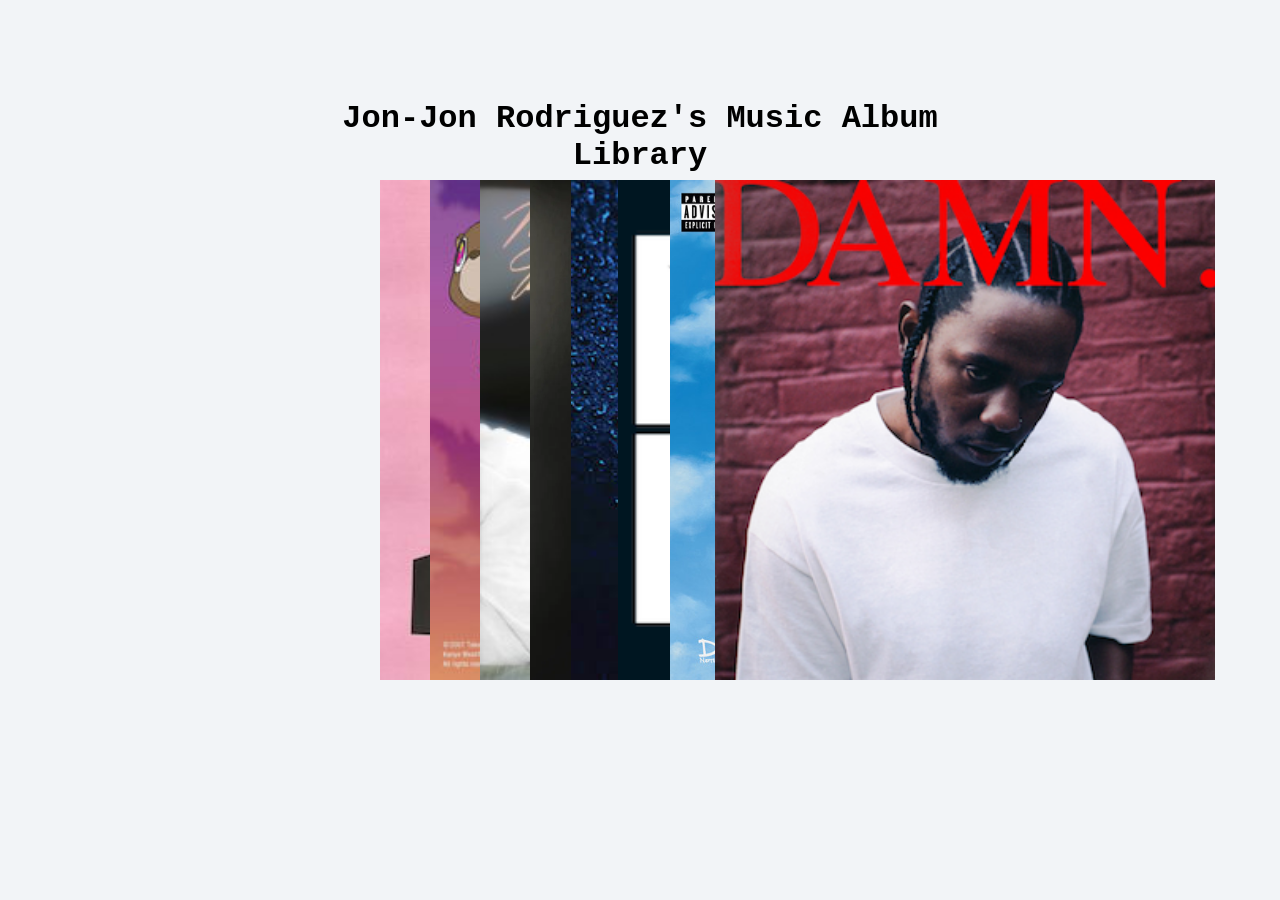
<file: index.html>
<!DOCTYPE html>
<html lang="en">
<head>
    <meta charset="UTF-8">
    <meta name="viewport" content="width=device-width, initial-scale=1.0">
    <title>Sliding Rectangle</title>
    <link rel="stylesheet" href="css/style.css">

</head>
<body>

    <h1 style="font-family:'Courier New', Courier, monospace; text-align: center; bottom: 10px; ">Jon-Jon Rodriguez's Music Album Library</h1>

<a href="Tyler.html" class="hover-zone">
    <div class="hover-trigger"></div>
    <div class="rectangle"></div>
</a>
<a href="Kanye.html" class="hover-zone2">
    <div class="hover-trigger2"></div>
    <div class="rectangle2"></div>
</a>
<a href="Michael.html" class="hover-zone3">
    <div class="hover-trigger3"></div>
    <div class="rectangle3"></div>
</a>
<a href="Post.html" class="hover-zone4">
    <div class="hover-trigger4"></div>
    <div class="rectangle4"></div>
</a>
<a href="Gambino.html" class="hover-zone5">
    <div class="hover-trigger5"></div>
    <div class="rectangle5"></div>
</a>
<a href="Gorillaz.html" class="hover-zone6">
    <div class="hover-trigger6"></div>
    <div class="rectangle6"></div>
</a>
<a href="Drake.html" class="hover-zone7">
    <div class="hover-trigger7"></div>
    <div class="rectangle7"></div>
</a>
<a href="Kendrick.html" class="hover-zone8">
    <div class="hover-trigger8"></div>
    <div class="rectangle8"></div>
</a>
</body>
</html>
</file>
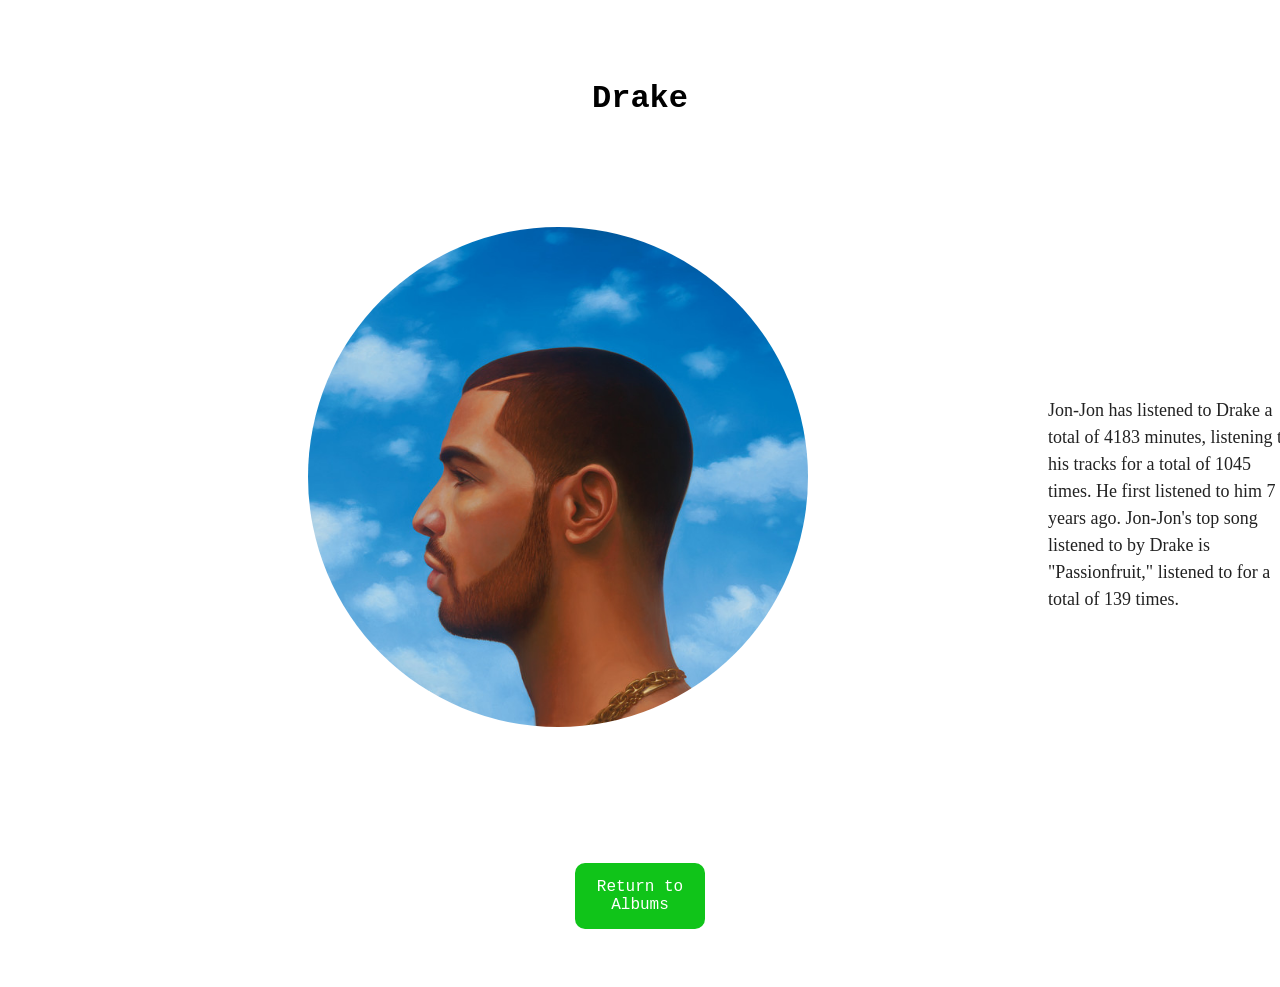
<file: Drake.html>
<!DOCTYPE html>
<html lang="en">
<head>
    <meta charset="UTF-8">
    <meta name="viewport" content="width=device-width, initial-scale=1.0">
    <title>Drake</title>
    <link rel="stylesheet" href="css/style2.css">
</head>
<body>
        <header>
        <h1 class="title">Drake</h1>
        </header>
        <main>
        <div class="slide-container">
            <div class="square7"></div>
                <p style=" margin: 200px -100px; position: static; width: 250px; color: #222; font-size: 18px; line-height: 1.5;">
        Jon-Jon has listened to Drake a total of
        4183 minutes, listening to his tracks for
        a total of 1045 times. He first listened
        to him 7 years ago. Jon-Jon's top song listened
        to by Drake is "Passionfruit," listened to
        for a total of 139 times.
        </p>
        </div>
            <div class="button-div">
            <a href="index.html" class="button">Return to Albums</a>
        </div>
        </main>
</body>
</html>
</file>
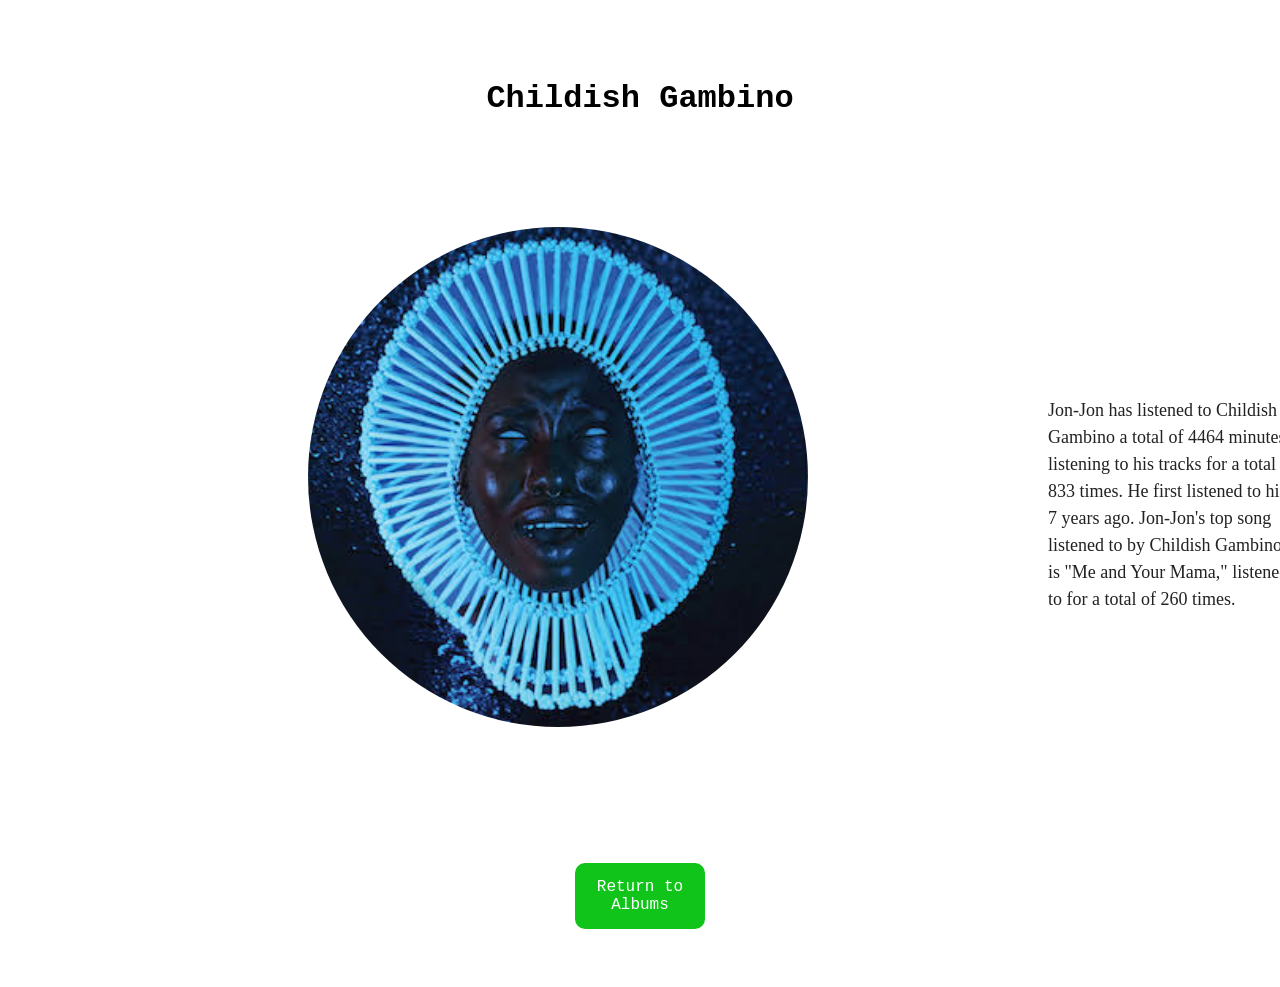
<file: Gambino.html>
<!DOCTYPE html>
<html lang="en">
<head>
    <meta charset="UTF-8">
    <meta name="viewport" content="width=device-width, initial-scale=1.0">
    <title>Outkast</title>
    <link rel="stylesheet" href="css/style2.css">
</head>
<body>
        <header>
        <h1 class="title">Childish Gambino</h1>
        </header>
        <main>
        <div class="slide-container">
            <div class="square5"></div>
                <p style=" margin: 200px -100px; position: static; width: 250px; color: #222; font-size: 18px; line-height: 1.5;">
        Jon-Jon has listened to Childish Gambino
        a total of 4464 minutes, listening to his
        tracks for a total of 833 times. He first
        listened to him 7 years ago. Jon-Jon's top
        song listened to by Childish Gambino is "Me
        and Your Mama," listened to for a total of
        260 times.
        </p>
        </div>
            <div class="button-div">
            <a href="index.html" class="button">Return to Albums</a>
        </div>
        </main>
</body>
</html>
</file>
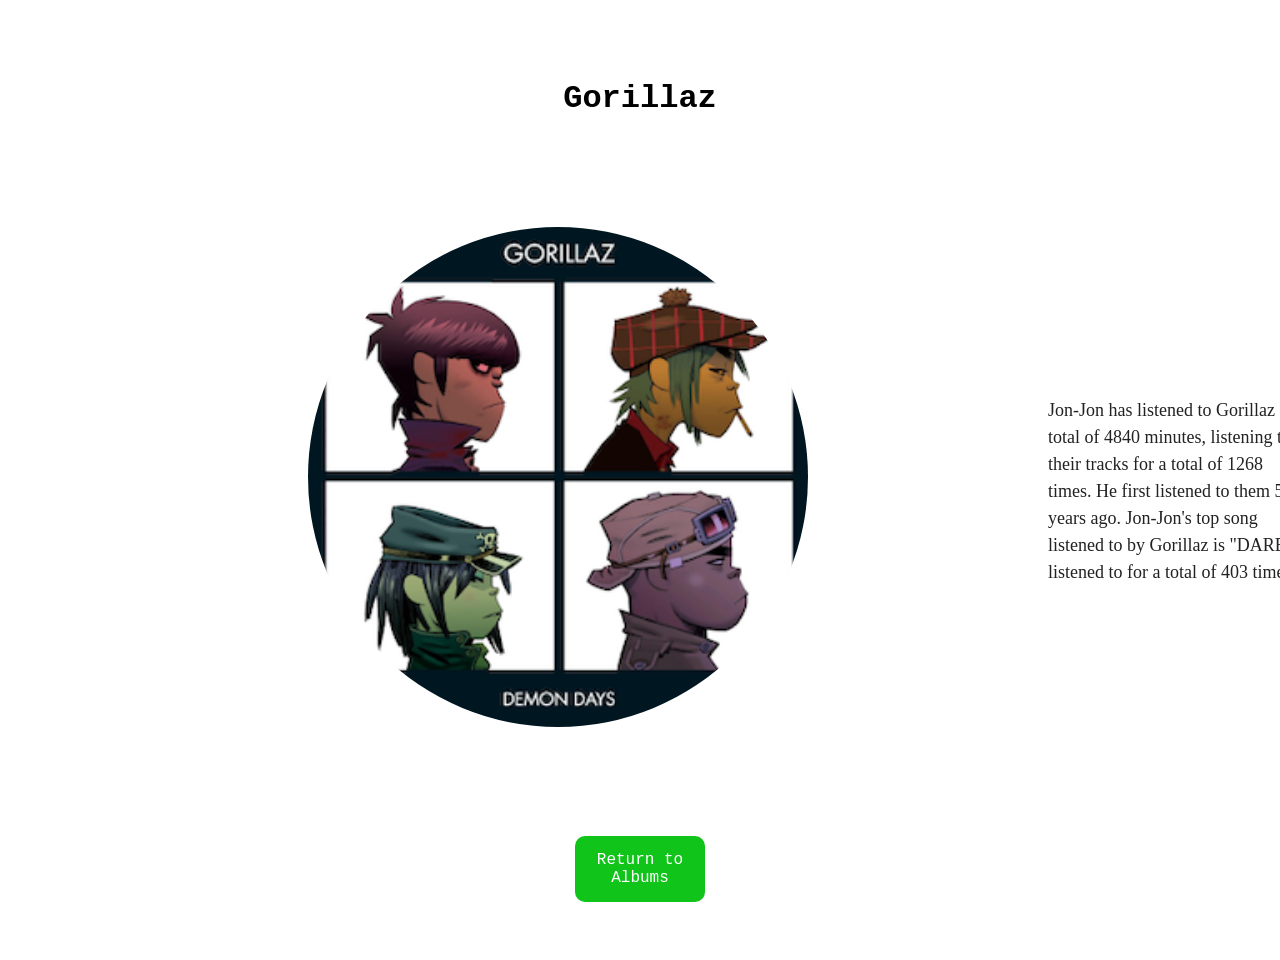
<file: Gorillaz.html>
<!DOCTYPE html>
<html lang="en">
<head>
    <meta charset="UTF-8">
    <meta name="viewport" content="width=device-width, initial-scale=1.0">
    <title>Gorillaz</title>
    <link rel="stylesheet" href="css/style2.css">
</head>
<body>
        <header>
        <h1 class="title">Gorillaz</h1>
        </header>
        <main>
        <div class="slide-container">
            <div class="square6"></div>
                <p style=" margin: 200px -100px; position: static; width: 250px; color: #222; font-size: 18px; line-height: 1.5;">
        Jon-Jon has listened to Gorillaz a total of
        4840 minutes, listening to their tracks for
        a total of 1268 times. He first listened to 
        them 5 years ago. Jon-Jon's top song listened
        to by Gorillaz is "DARE," listened to for a 
        total of 403 times.
        </p>
        </div>
            <div class="button-div">
            <a href="index.html" class="button">Return to Albums</a>
        </div>
        </main>
</body>
</html>
</file>
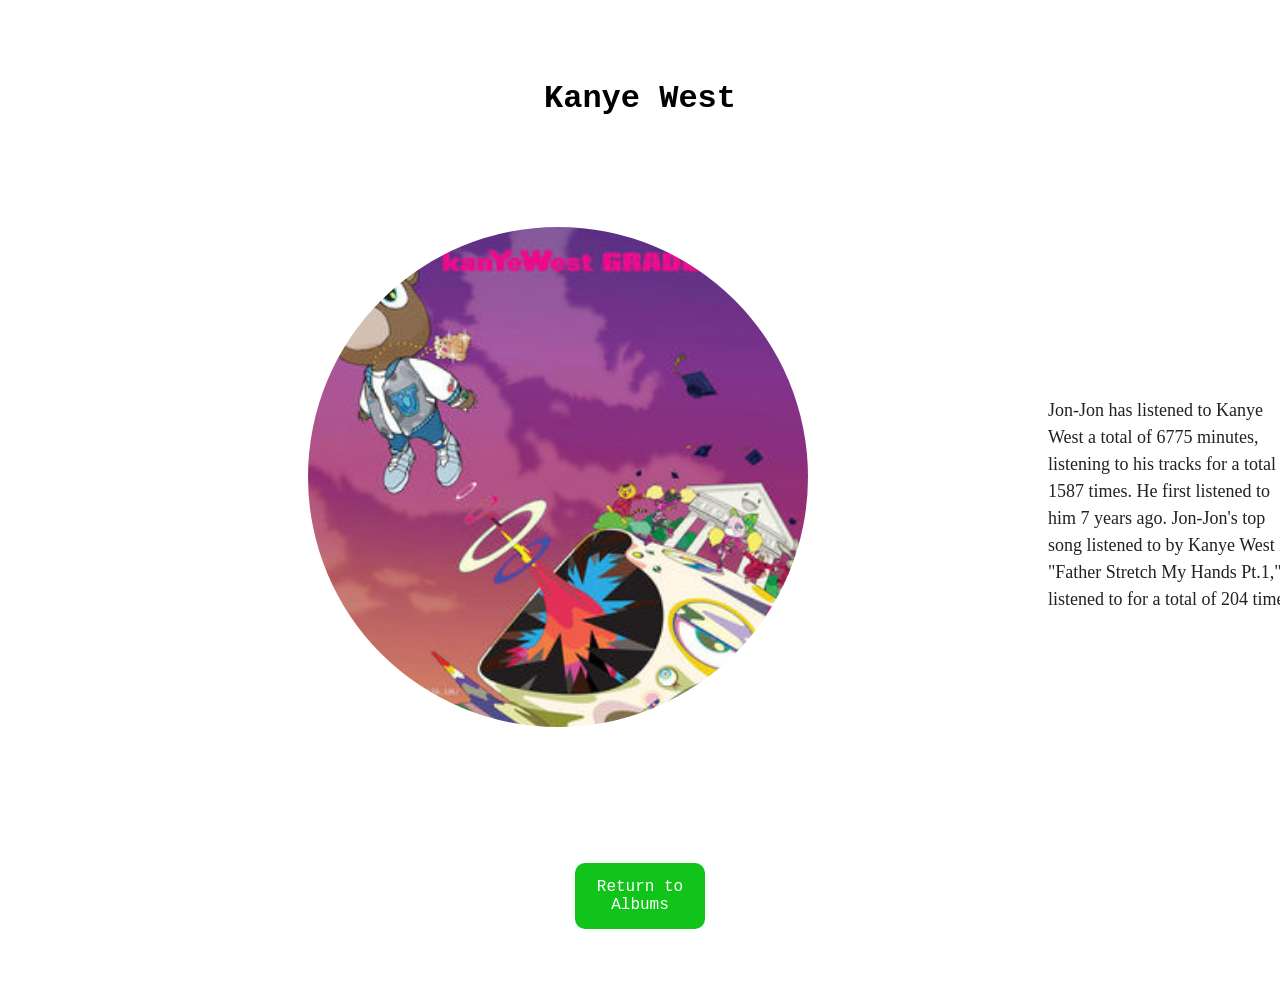
<file: Kanye.html>
<!DOCTYPE html>
<html lang="en">
<head>
    <meta charset="UTF-8">
    <meta name="viewport" content="width=device-width, initial-scale=1.0">
    <title>Kanye West</title>
    <link rel="stylesheet" href="css/style2.css">
</head>
<body>
        <header>
        <h1 class="title">Kanye West</h1>
        </header>
        <main>
        <div class="slide-container">
            <div class="square2"></div>
                <p style=" margin: 200px -100px; position: static; width: 250px; color: #222; font-size: 18px; line-height: 1.5;">
        Jon-Jon has listened to Kanye West a total
        of 6775 minutes, listening to his tracks 
        for a total of 1587 times. He first listened
        to him 7 years ago. Jon-Jon's top song listened
        to by Kanye West is "Father Stretch My Hands Pt.1,"
        listened to for a total of 204 times.
        <style>

        </style>
        </p>
        </div>
            <div class="button-div">
            <a href="index.html" class="button">Return to Albums</a>
        </div>
        </main>
</body>
</html>
</file>
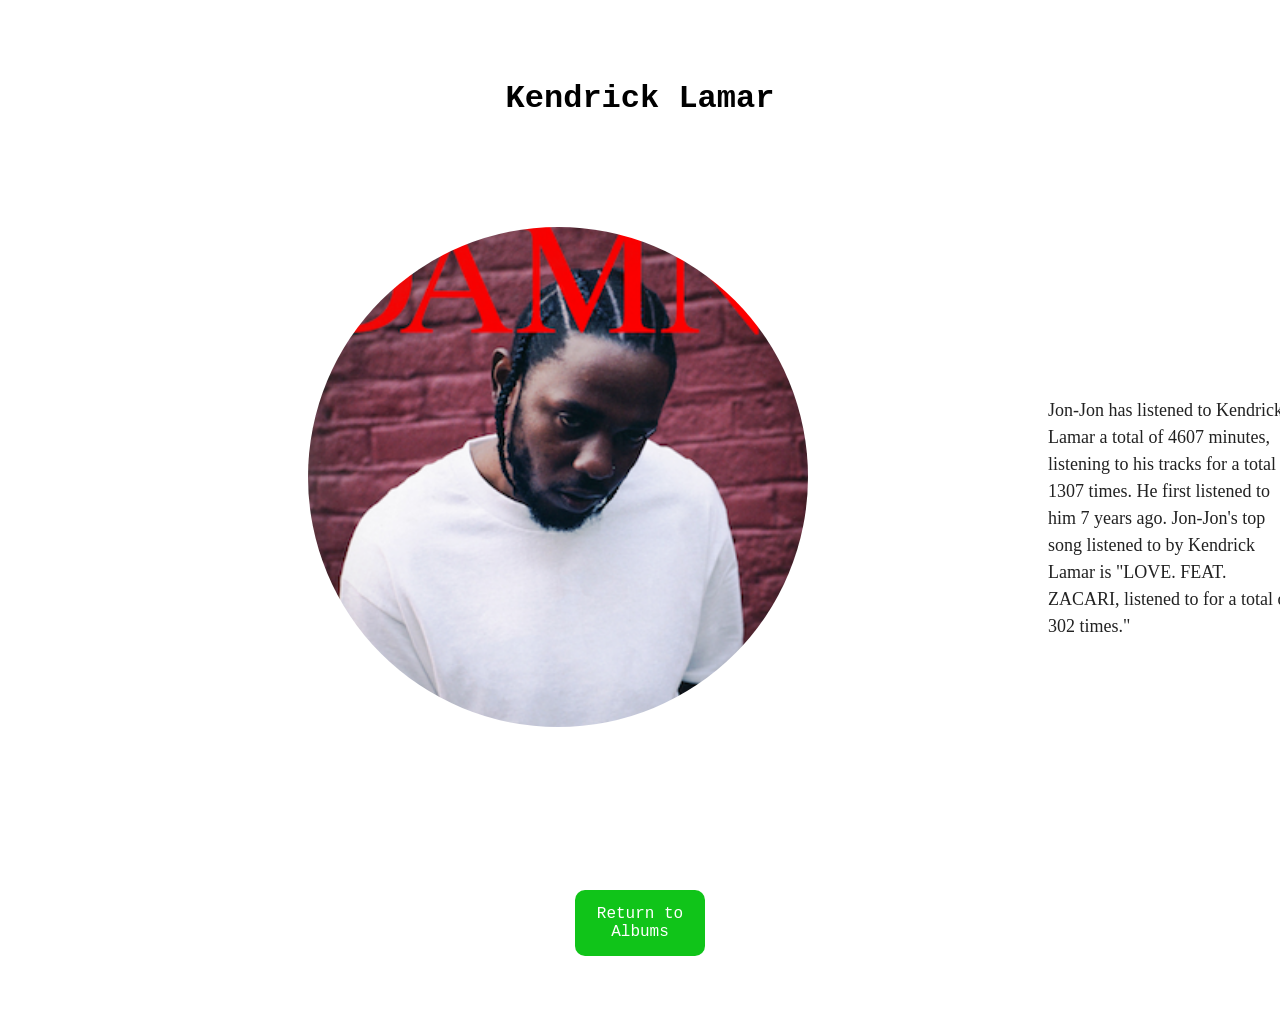
<file: Kendrick.html>
<!DOCTYPE html>
<html lang="en">
<head>
    <meta charset="UTF-8">
    <meta name="viewport" content="width=device-width, initial-scale=1.0">
    <title>Kendrick Lamar</title>
    <link rel="stylesheet" href="css/style2.css">
</head>
<body>
        <header>
        <h1 class="title">Kendrick Lamar</h1>
        </header>
        <main>
        <div class="slide-container">
            <div class="square8"></div>
                <p style=" margin: 200px -100px; position: static; width: 250px; color: #222; font-size: 18px; line-height: 1.5;">
        Jon-Jon has listened to Kendrick Lamar a
        total of 4607 minutes, listening to his
        tracks for a total of 1307 times. He first
        listened to him 7 years ago. Jon-Jon's top
        song listened to by Kendrick Lamar is "LOVE.
        FEAT. ZACARI, listened to for a total of
        302 times."
        </p>
        </div>
            <div class="button-div">
            <a href="index.html" class="button">Return to Albums</a>
        </div>
        </main>
</body>
</html>
</file>
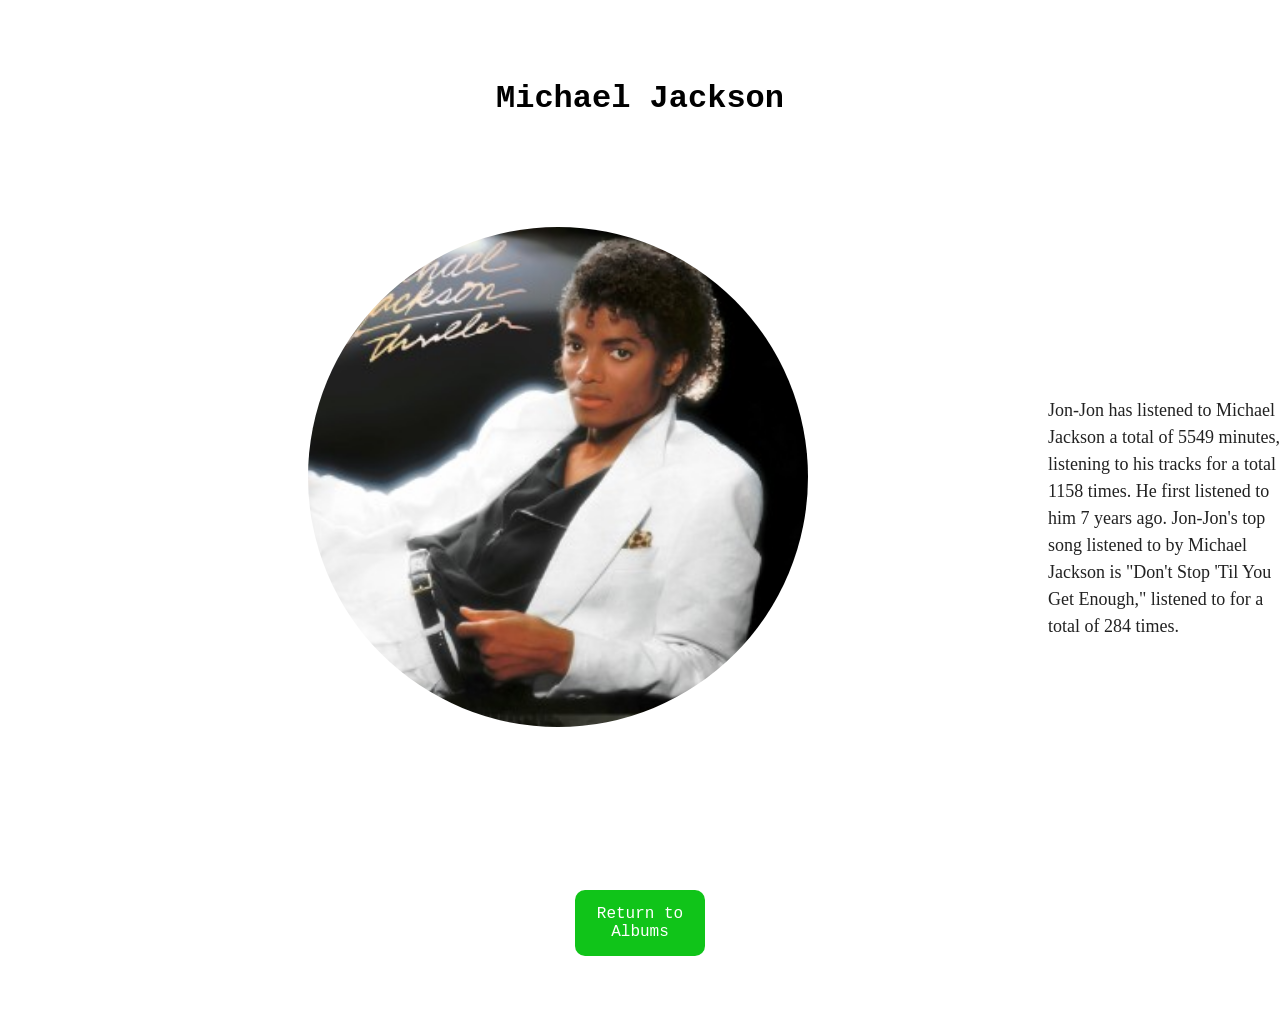
<file: Michael.html>
<!DOCTYPE html>
<html lang="en">
<head>
    <meta charset="UTF-8">
    <meta name="viewport" content="width=device-width, initial-scale=1.0">
    <title>Michael Jackson</title>
    <link rel="stylesheet" href="css/style2.css">
</head>
<body>
        <header>
        <h1 class="title">Michael Jackson</h1>
        </header>
        <main>
        <div class="slide-container">
            <div class="square3"></div>
                <p style=" margin: 200px -100px; position: static; width: 250px; color: #222; font-size: 18px; line-height: 1.5;">
        Jon-Jon has listened to Michael Jackson a
        total of 5549 minutes, listening to his tracks
        for a total of 1158 times. He first listened
        to him 7 years ago. Jon-Jon's top song listened
        to by Michael Jackson is "Don't Stop 'Til You
        Get Enough," listened to for a total of
        284 times.
        </p>
        </div>
            <div class="button-div">
            <a href="index.html" class="button">Return to Albums</a>
        </div>
        </main>
</body>
</html>
</file>
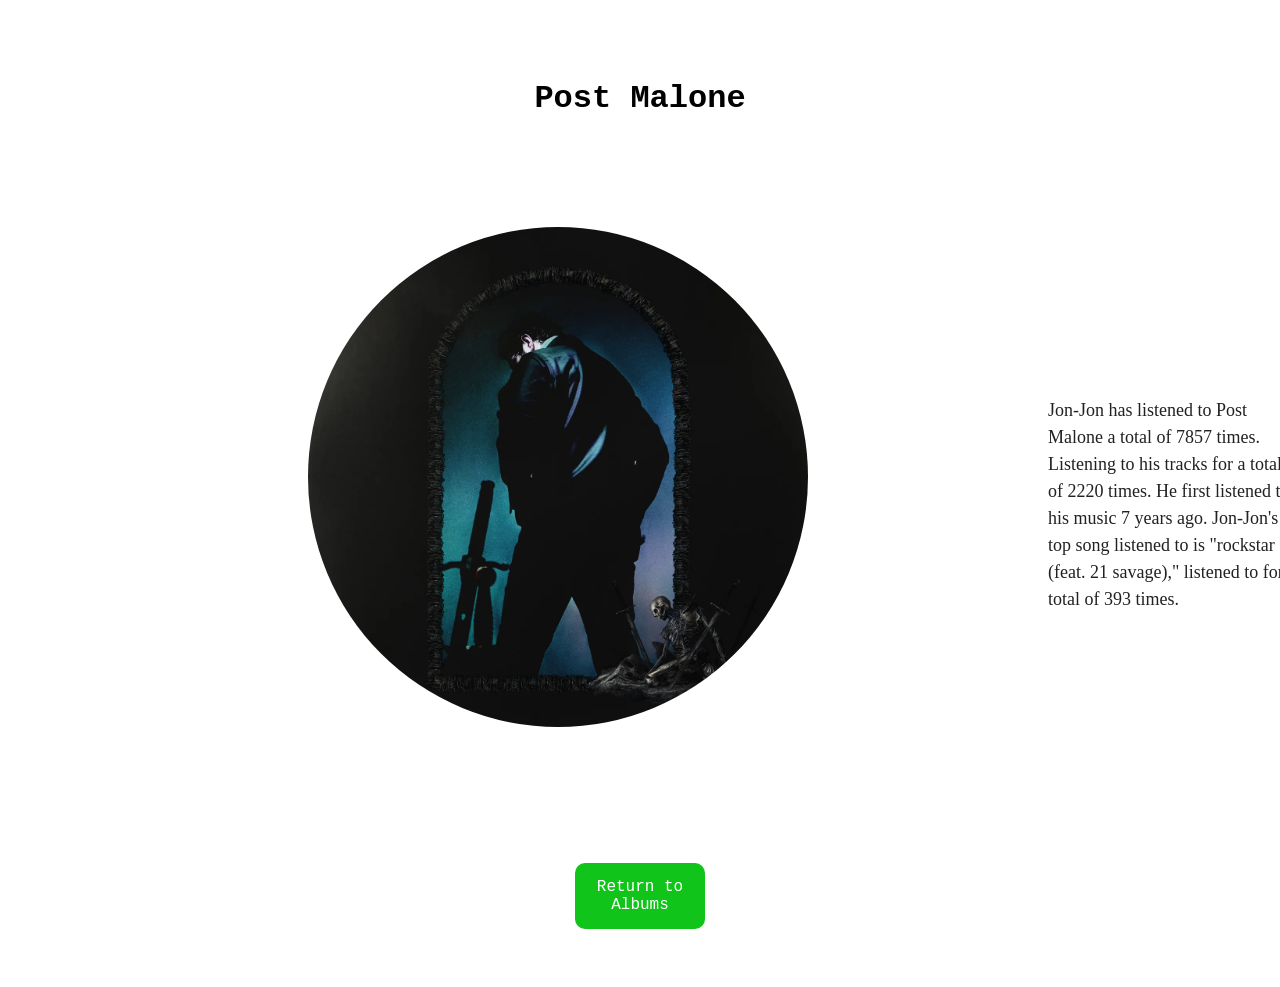
<file: Post.html>
<!DOCTYPE html>
<html lang="en">
<head>
    <meta charset="UTF-8">
    <meta name="viewport" content="width=device-width, initial-scale=1.0">
    <title>Post Malone</title>
    <link rel="stylesheet" href="css/style2.css">
</head>
<body>
        <header>
        <h1 class="title">Post Malone</h1>
        </header>
        <main>
        <div class="slide-container">
            <div class="square4"></div>
                <p style=" margin: 200px -100px; position: static; width: 250px; color: #222; font-size: 18px; line-height: 1.5;">
        Jon-Jon has listened to Post Malone a total
        of 7857 times. Listening to his tracks for a
        total of 2220 times. He first listened to his
        music 7 years ago. Jon-Jon's top song listened to
        is "rockstar (feat. 21 savage)," listened to for
        a total of 393 times.
        </p>
        </div>
            <div class="button-div">
            <a href="index.html" class="button">Return to Albums</a>
        </div>
        </main>
</body>
</html>
</file>
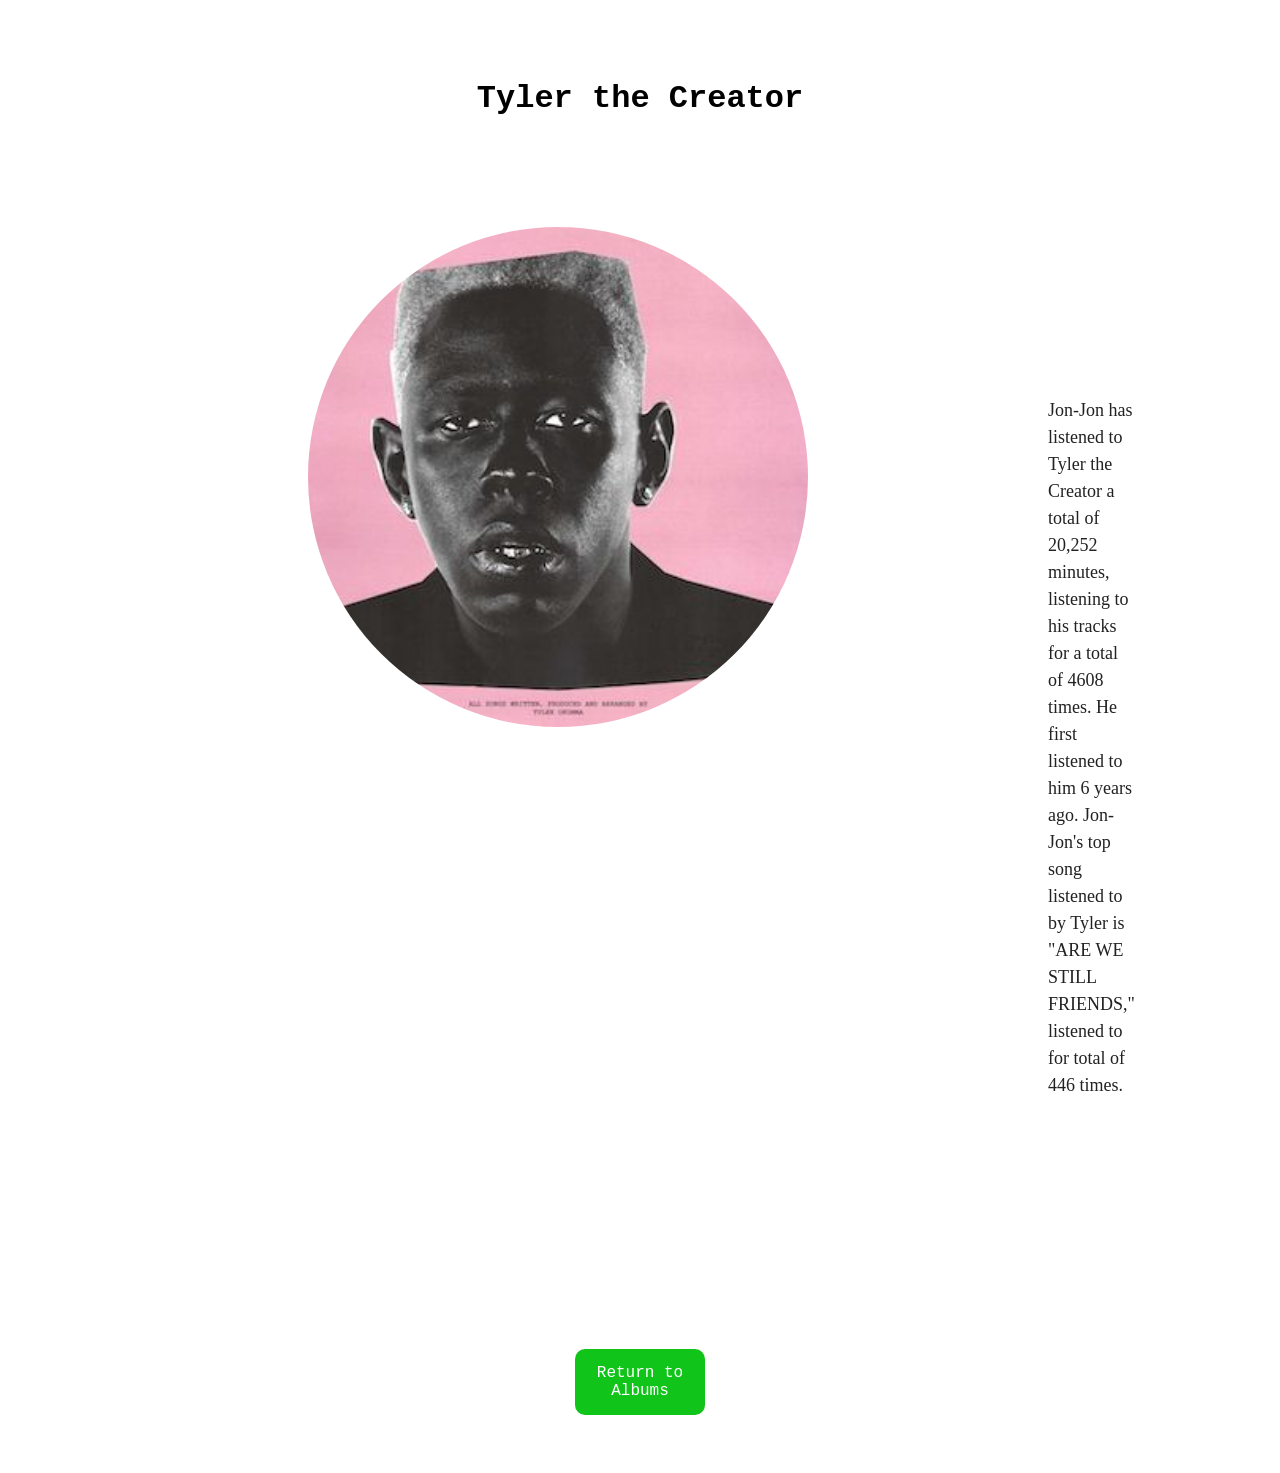
<file: Tyler.html>
<!DOCTYPE html>
<html lang="en">
<head>
    <meta charset="UTF-8">
    <meta name="viewport" content="width=device-width, initial-scale=1.0">
    <title>Tyler the Creator</title>
    <link rel="stylesheet" href="css/style2.css">
</head>
<body>
        <header>
        <h1 class="title">Tyler the Creator</h1>
        </header>
        <main>
        <div class="slide-container">
            <div class="square"></div>
                <p class="shape-description">
        Jon-Jon has listened to Tyler the Creator
        a total of 20,252 minutes, listening to his
        tracks for a total of 4608 times. He first
        listened to him 6 years ago. Jon-Jon's top
        song listened to by Tyler is "ARE WE STILL
        FRIENDS," listened to for total of 446 times.
        </p>
        </div>
            <div class="button-div">
            <a href="index.html" class="button">Return to Albums</a>
        </div>
        </main>
</body>
</html>
</file>
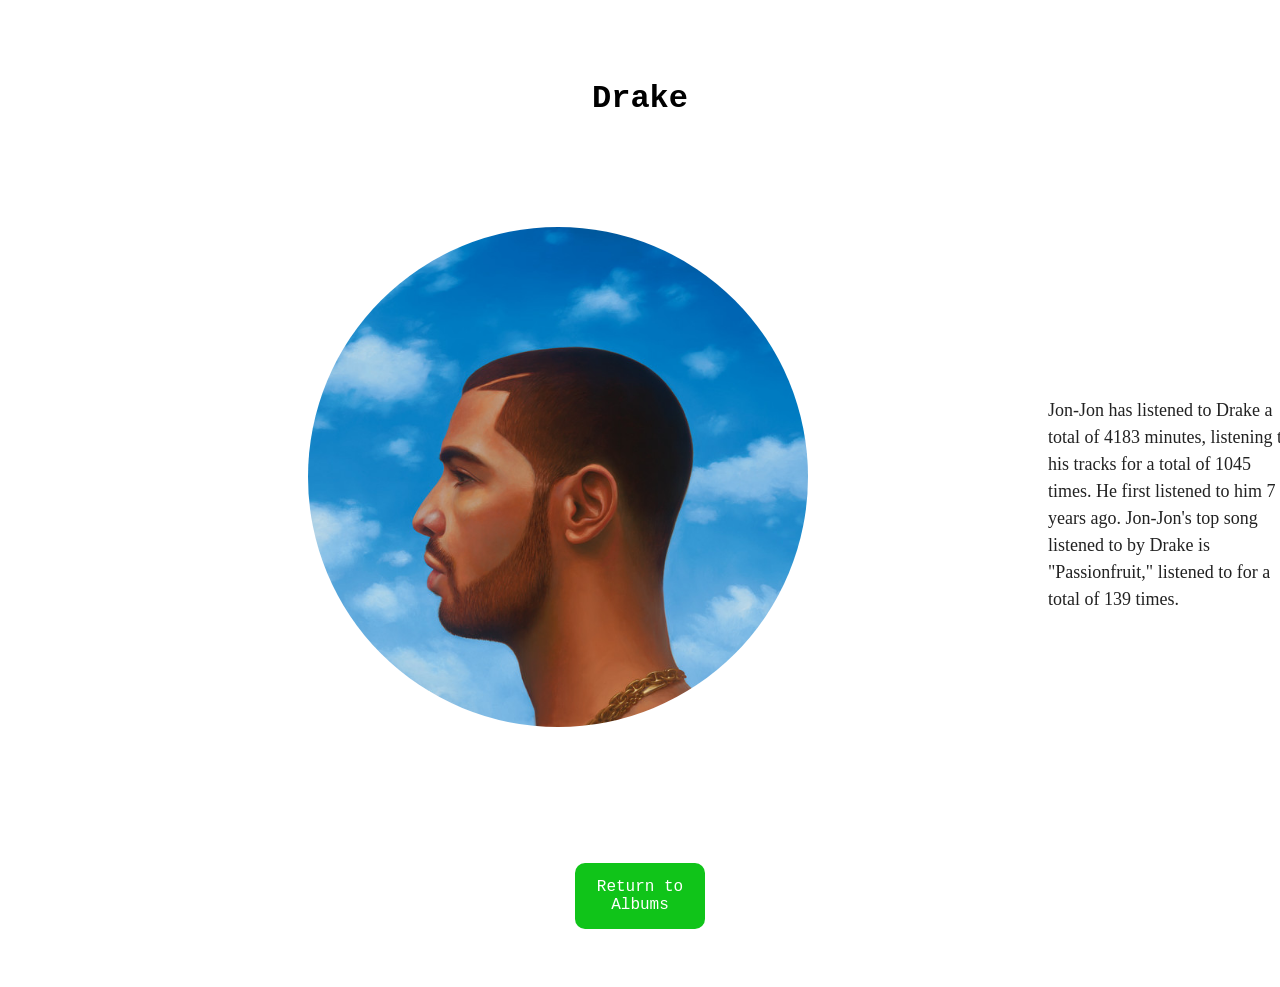
<file: AlbumPages/Drake.html>
<!DOCTYPE html>
<html lang="en">
<head>
    <meta charset="UTF-8">
    <meta name="viewport" content="width=device-width, initial-scale=1.0">
    <title>Drake</title>
    <link rel="stylesheet" href="css/style2.css">
</head>
<body>
        <header>
        <h1 class="title">Drake</h1>
        </header>
        <main>
        <div class="slide-container">
            <div class="square7"></div>
                <p style=" margin: 200px -100px; position: static; width: 250px; color: #222; font-size: 18px; line-height: 1.5;">
        Jon-Jon has listened to Drake a total of
        4183 minutes, listening to his tracks for
        a total of 1045 times. He first listened
        to him 7 years ago. Jon-Jon's top song listened
        to by Drake is "Passionfruit," listened to
        for a total of 139 times.
        </p>
        </div>
            <div class="button-div">
            <a href=".index.html" class="button">Return to Albums</a>
        </div>
        </main>
</body>
</html>
</file>
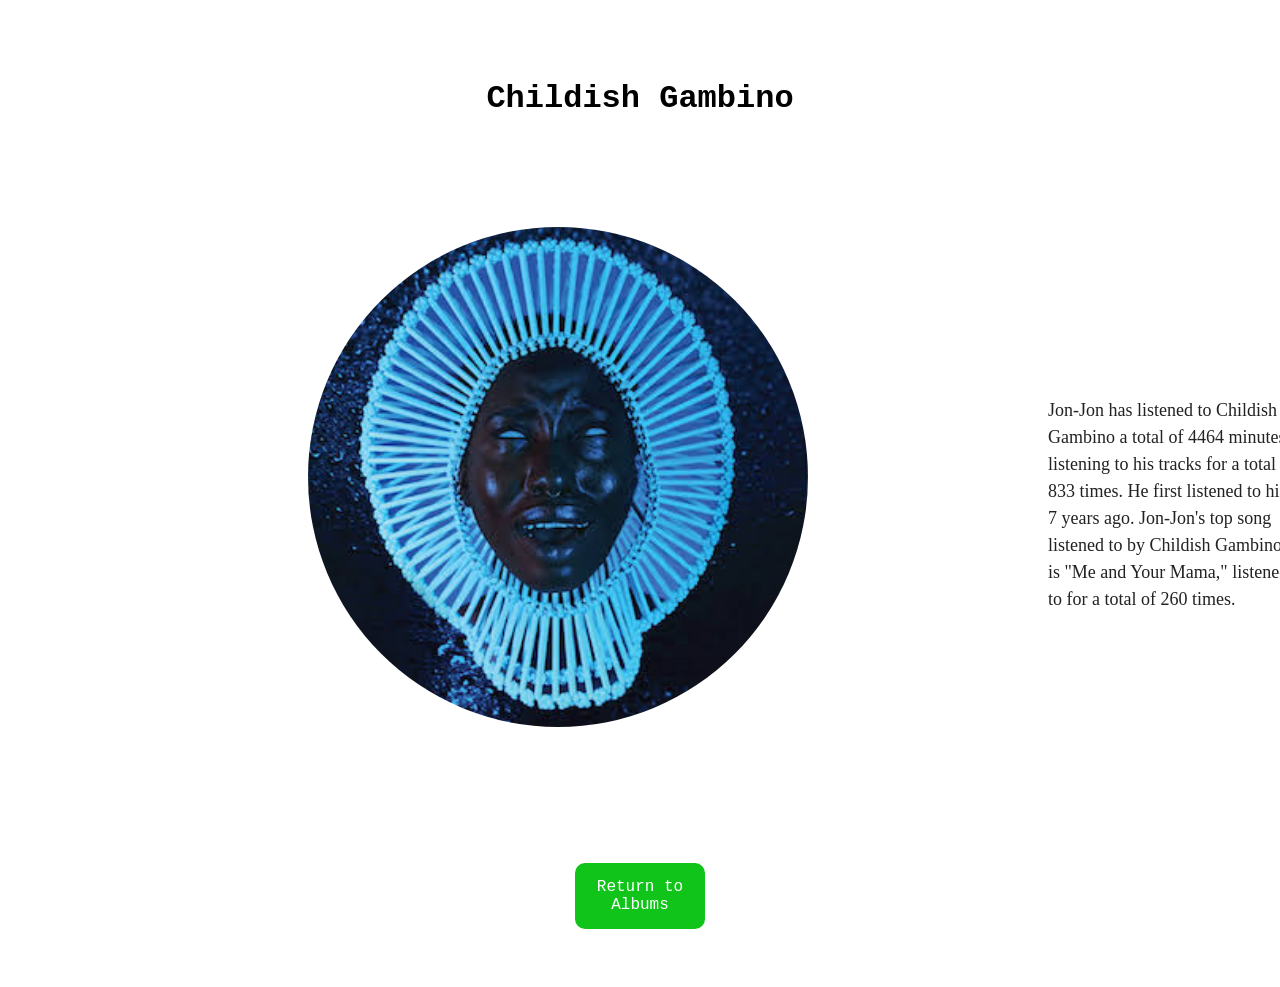
<file: AlbumPages/Gambino.html>
<!DOCTYPE html>
<html lang="en">
<head>
    <meta charset="UTF-8">
    <meta name="viewport" content="width=device-width, initial-scale=1.0">
    <title>Outkast</title>
    <link rel="stylesheet" href="css/style2.css">
</head>
<body>
        <header>
        <h1 class="title">Childish Gambino</h1>
        </header>
        <main>
        <div class="slide-container">
            <div class="square5"></div>
                <p style=" margin: 200px -100px; position: static; width: 250px; color: #222; font-size: 18px; line-height: 1.5;">
        Jon-Jon has listened to Childish Gambino
        a total of 4464 minutes, listening to his
        tracks for a total of 833 times. He first
        listened to him 7 years ago. Jon-Jon's top
        song listened to by Childish Gambino is "Me
        and Your Mama," listened to for a total of
        260 times.
        </p>
        </div>
            <div class="button-div">
            <a href=".index.html" class="button">Return to Albums</a>
        </div>
        </main>
</body>
</html>
</file>
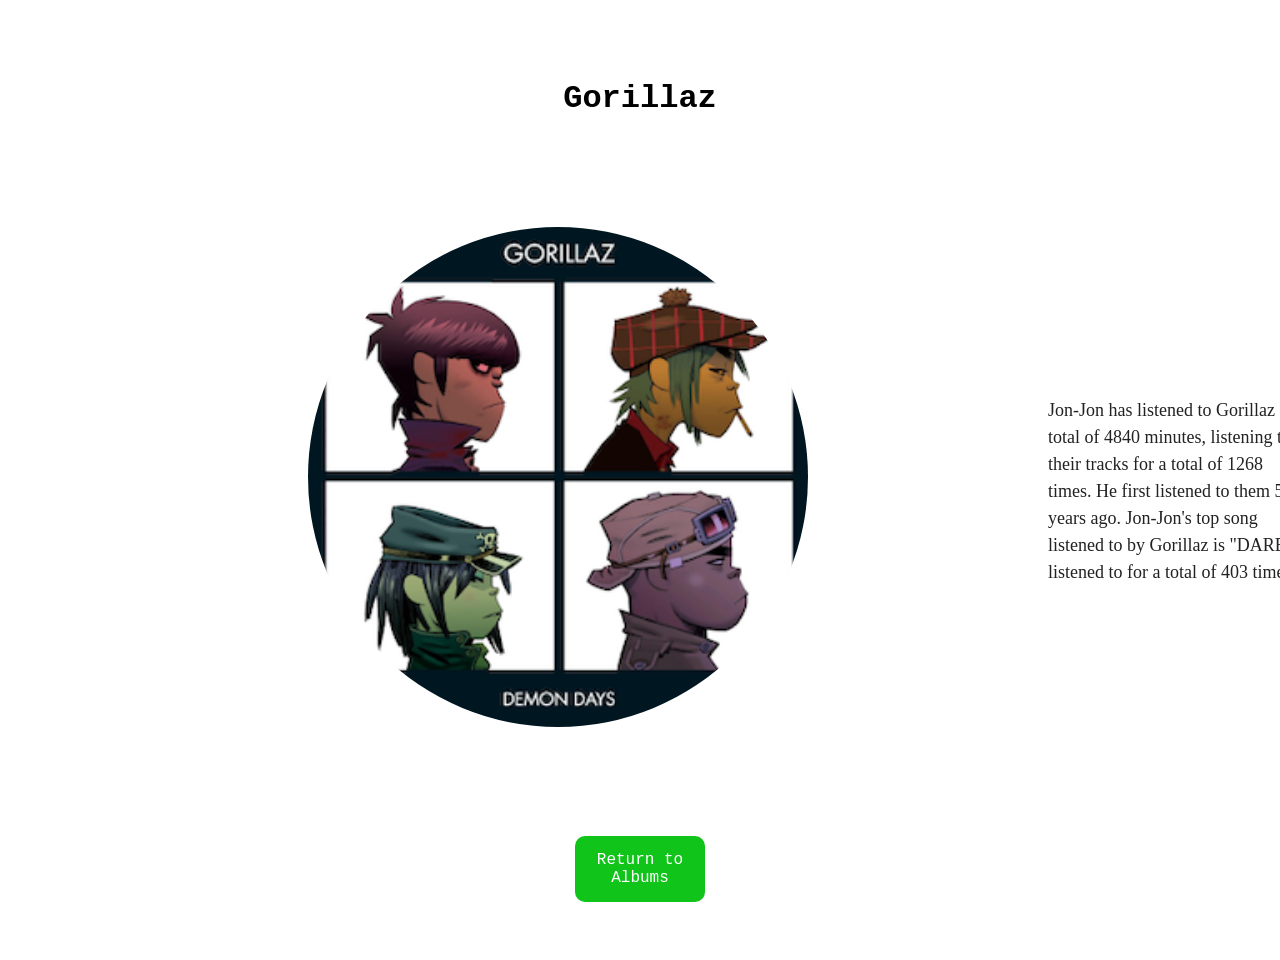
<file: AlbumPages/Gorillaz.html>
<!DOCTYPE html>
<html lang="en">
<head>
    <meta charset="UTF-8">
    <meta name="viewport" content="width=device-width, initial-scale=1.0">
    <title>Gorillaz</title>
    <link rel="stylesheet" href="css/style2.css">
</head>
<body>
        <header>
        <h1 class="title">Gorillaz</h1>
        </header>
        <main>
        <div class="slide-container">
            <div class="square6"></div>
                <p style=" margin: 200px -100px; position: static; width: 250px; color: #222; font-size: 18px; line-height: 1.5;">
        Jon-Jon has listened to Gorillaz a total of
        4840 minutes, listening to their tracks for
        a total of 1268 times. He first listened to 
        them 5 years ago. Jon-Jon's top song listened
        to by Gorillaz is "DARE," listened to for a 
        total of 403 times.
        </p>
        </div>
            <div class="button-div">
            <a href=".index.html" class="button">Return to Albums</a>
        </div>
        </main>
</body>
</html>
</file>
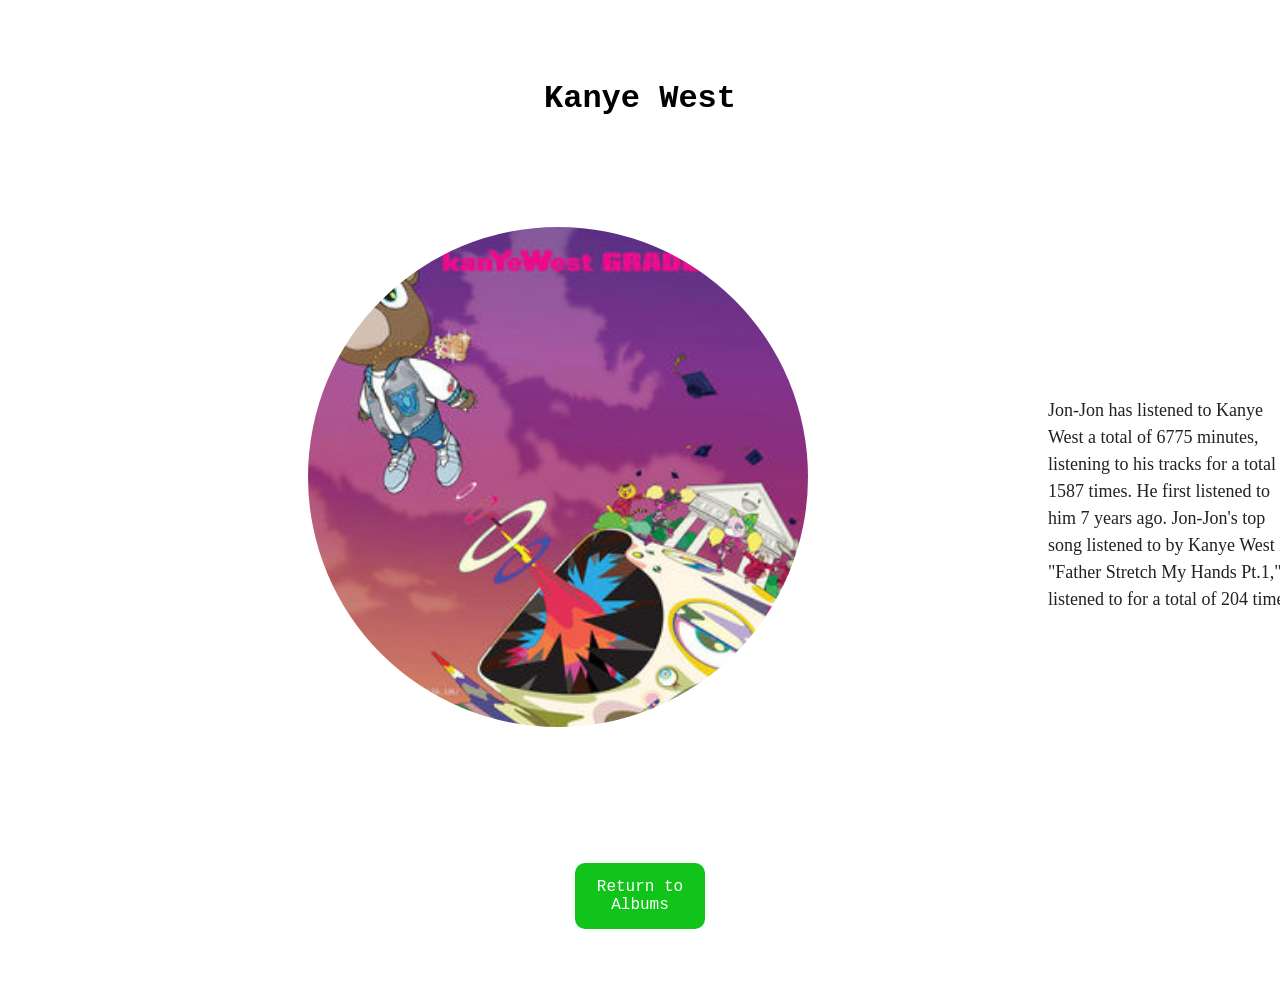
<file: AlbumPages/Kanye.html>
<!DOCTYPE html>
<html lang="en">
<head>
    <meta charset="UTF-8">
    <meta name="viewport" content="width=device-width, initial-scale=1.0">
    <title>Kanye West</title>
    <link rel="stylesheet" href="css/style2.css">
</head>
<body>
        <header>
        <h1 class="title">Kanye West</h1>
        </header>
        <main>
        <div class="slide-container">
            <div class="square2"></div>
                <p style=" margin: 200px -100px; position: static; width: 250px; color: #222; font-size: 18px; line-height: 1.5;">
        Jon-Jon has listened to Kanye West a total
        of 6775 minutes, listening to his tracks 
        for a total of 1587 times. He first listened
        to him 7 years ago. Jon-Jon's top song listened
        to by Kanye West is "Father Stretch My Hands Pt.1,"
        listened to for a total of 204 times.
        <style>

        </style>
        </p>
        </div>
            <div class="button-div">
            <a href=".index.html" class="button">Return to Albums</a>
        </div>
        </main>
</body>
</html>
</file>
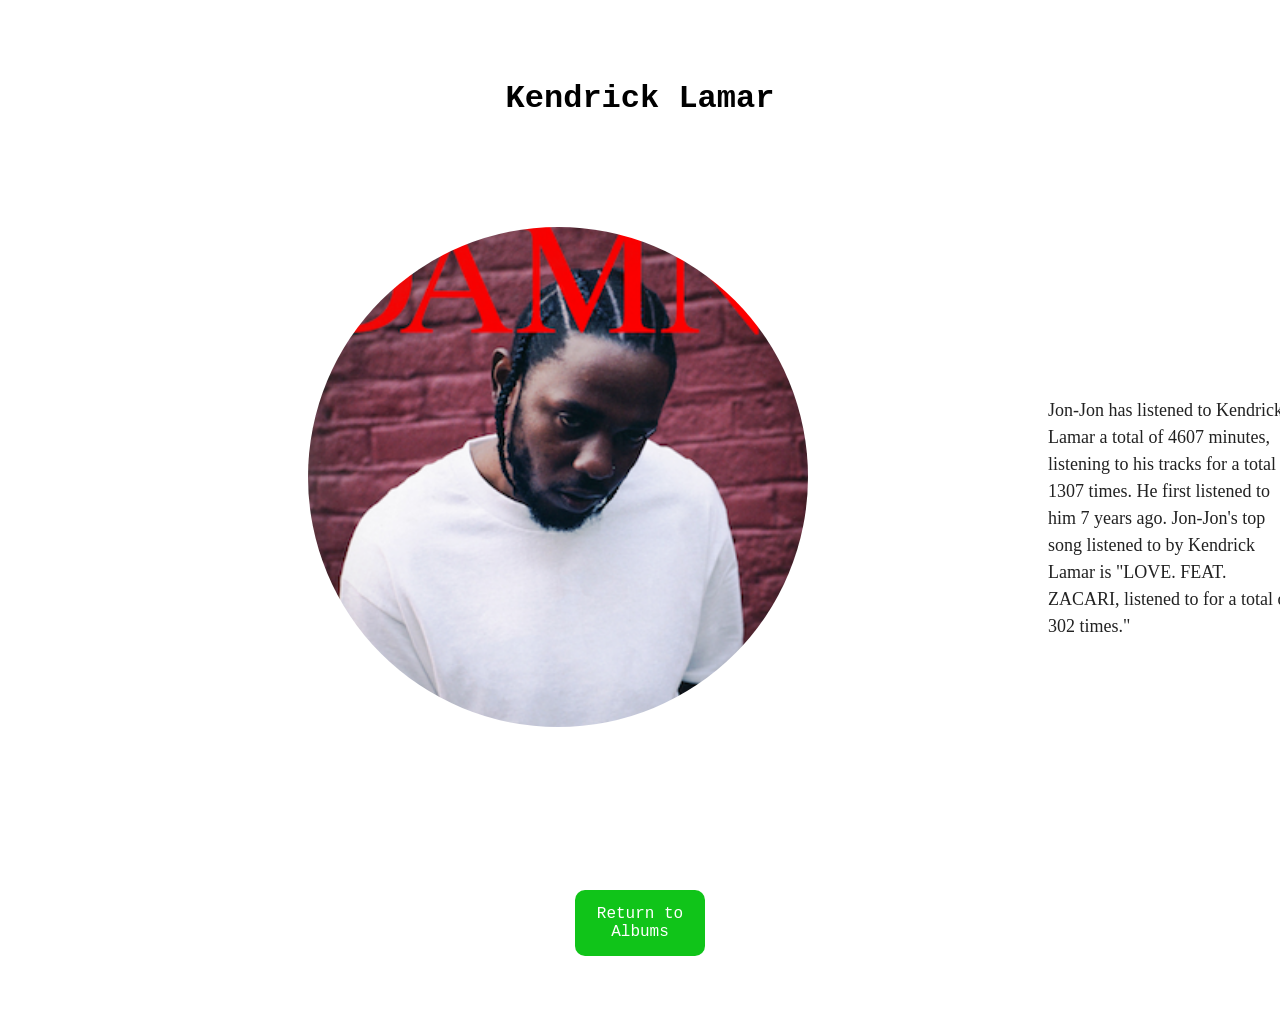
<file: AlbumPages/Kendrick.html>
<!DOCTYPE html>
<html lang="en">
<head>
    <meta charset="UTF-8">
    <meta name="viewport" content="width=device-width, initial-scale=1.0">
    <title>Kendrick Lamar</title>
    <link rel="stylesheet" href="css/style2.css">
</head>
<body>
        <header>
        <h1 class="title">Kendrick Lamar</h1>
        </header>
        <main>
        <div class="slide-container">
            <div class="square8"></div>
                <p style=" margin: 200px -100px; position: static; width: 250px; color: #222; font-size: 18px; line-height: 1.5;">
        Jon-Jon has listened to Kendrick Lamar a
        total of 4607 minutes, listening to his
        tracks for a total of 1307 times. He first
        listened to him 7 years ago. Jon-Jon's top
        song listened to by Kendrick Lamar is "LOVE.
        FEAT. ZACARI, listened to for a total of
        302 times."
        </p>
        </div>
            <div class="button-div">
            <a href=".index.html" class="button">Return to Albums</a>
        </div>
        </main>
</body>
</html>
</file>
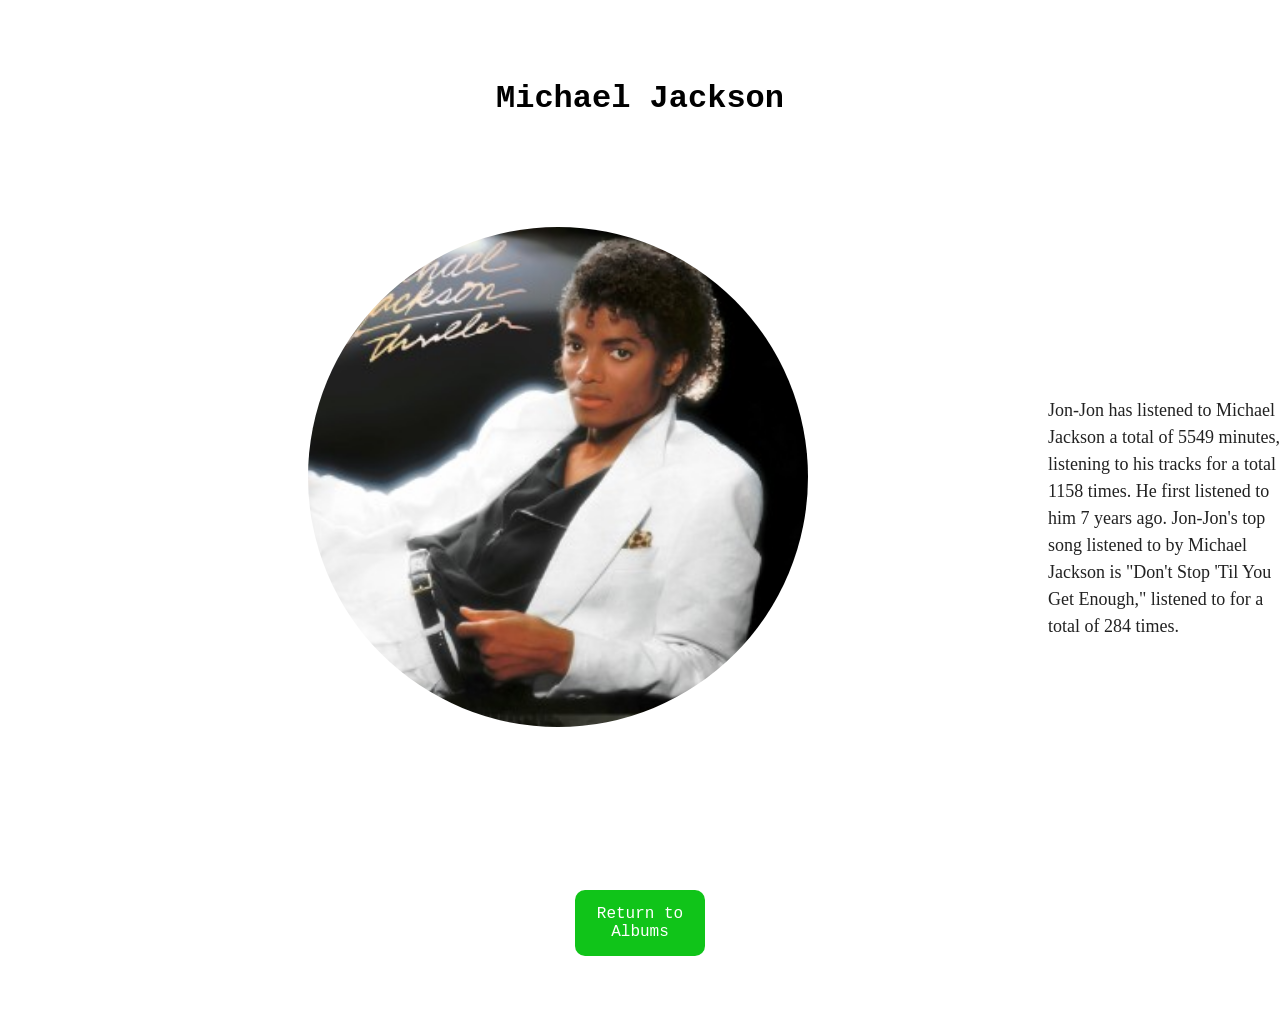
<file: AlbumPages/Michael.html>
<!DOCTYPE html>
<html lang="en">
<head>
    <meta charset="UTF-8">
    <meta name="viewport" content="width=device-width, initial-scale=1.0">
    <title>Michael Jackson</title>
    <link rel="stylesheet" href="css/style2.css">
</head>
<body>
        <header>
        <h1 class="title">Michael Jackson</h1>
        </header>
        <main>
        <div class="slide-container">
            <div class="square3"></div>
                <p style=" margin: 200px -100px; position: static; width: 250px; color: #222; font-size: 18px; line-height: 1.5;">
        Jon-Jon has listened to Michael Jackson a
        total of 5549 minutes, listening to his tracks
        for a total of 1158 times. He first listened
        to him 7 years ago. Jon-Jon's top song listened
        to by Michael Jackson is "Don't Stop 'Til You
        Get Enough," listened to for a total of
        284 times.
        </p>
        </div>
            <div class="button-div">
            <a href=".index.html" class="button">Return to Albums</a>
        </div>
        </main>
</body>
</html>
</file>
<file: css/style.css>
body > h1 {
    position: fixed;
    top: 100px;
    bottom: auto !important;
    left: 50%;
    transform: translateX(-50%);
    margin: 0;
    z-index: 100;
}

body{
    animation: change-color 10s infinite alternate;
}

@keyframes change-color {
    0% {background-color: rgb(174, 255, 201);}
    50% {background-color: pink;}
    100% {background-color:aquamarine;}
}

* {
    box-sizing: border-box;
}

body {
    min-height: 100vh;
    margin: 0;
    display: grid;
    place-items: center;
    background: #f2f4f7;
    font-family: Arial, sans-serif;
}

/* This is the strict hover boundary. It does not move with the rectangle. */
.hover-zone,
.hover-zone2,
.hover-zone3,
.hover-zone4,
.hover-zone5,
.hover-zone6,
.hover-zone7,
.hover-zone8 {
    width: 320px;
    height: 160px;
    position: absolute;
}

/* This transparent strip is the only area that activates the movement. */
.hover-trigger {
    position: absolute;
    z-index: 2;
    right: 373px;
    width: 45px;
    height: 500px;
    bottom: -150px;
    

    

}

.hover-trigger2 {
    position: absolute;
    z-index: 2;
    right: 325px;
    width: 45px;
    height: 500px;
    bottom: -150px;


}

.hover-trigger3 {
    position: absolute;
    z-index: 2;
    right: 277px;
    width: 45px;
    height: 500px;
    bottom: -150px;


}

.hover-trigger4 {
    position: absolute;
    z-index: 2;
    right: 228px;
    width: 45px;
    height: 500px;
    bottom: -150px;
}

.hover-trigger5 {
    position: absolute;
    z-index: 2;
    right: 181px;
    width: 45px;
    height: 500px;
    bottom: -150px;
}

.hover-trigger6 {
    position: absolute;
    z-index: 2;
    right: 133px;
    width: 45px;
    height: 500px;
    bottom: -150px;
}

.hover-trigger7 {
    position: absolute;
    z-index: 2;
    right: 85px;
    width: 45px;
    height: 500px;
    bottom: -150px;
}

.hover-trigger8 {
    position: absolute;
    z-index: 2;
    right: 40px;
    width: 45px;
    height: 500px;
    bottom: -150px;
}

.rectangle {
    top: -190px;
    right: 100px;
    width: 500px;
    height: 500px;
    position: relative;
    display: grid;
    place-items: center;
    color: white;
    background-image: url(images/Igor.jpg);
    background-position: center;
    background-size: cover;
    cursor: pointer;
    transition: transform 500ms ease;
}

.rectangle2 {
    top: -190px;
    right: 50px;
    width: 500px;
    height: 500px;
    position: relative;
    display: grid;
    place-items: center;
    color: white;
     background-image: url(images/Graduation.jpg);
    background-position: center;
    background-size: cover;
    cursor: pointer;
    transition: transform 500ms ease;
}

.rectangle3 {
    top: -190px;
    right: 0px;
    width: 500px;
    height: 500px;
    position: relative;
    display: grid;
    place-items: center;
    color: white;
     background-image: url(images/Thriller.png);
    background-position: center;
    background-size: cover;
    cursor: pointer;
    transition: transform 500ms ease;
}

.rectangle4 {
    top: -190px;
    right: -50px;
    width: 500px;
    height: 500px;
    position: relative;
    display: grid;
    place-items: center;
    color: white;
     background-image: url(images/Post\ Malone.webp);
    background-position: center;
    background-size: cover;
    cursor: pointer;
    transition: transform 500ms ease;
}

.rectangle5 {
    top: -190px;
    right: -91px;
    width: 500px;
    height: 500px;
    position: relative;
    display: grid;
    place-items: center;
    color: white;
     background-image: url(images/Gambino.jpg);
    background-position: center;
    background-size: cover;
    cursor: pointer;
    transition: transform 500ms ease;
}

.rectangle6 {
    top: -190px;
    right: -138px;
    width: 500px;
    height: 500px;
    position: relative;
    display: grid;
    place-items: center;
    color: white;
     background-image: url(images/Gorillaz.png);
    background-position: center;
    background-size: cover;
    cursor: pointer;
    transition: transform 500ms ease;
}

.rectangle7 {
    top: -190px;
    right: -190px;
    width: 500px;
    height: 500px;
    position: relative;
    display: grid;
    place-items: center;
    color: white;
     background-image: url(images/Drake.jpg);
    background-position: center;
    background-size: cover;
    cursor: pointer;
    transition: transform 500ms ease;
}

.rectangle8 {
    top: -190px;
    right: -235px;
    width: 500px;
    height: 500px;
    position: relative;
    display: grid;
    place-items: center;
    color: white;
     background-image: url(images/Damn.png);
    background-position: center;
    background-size: cover;
    cursor: pointer;
    transition: transform 500ms ease;
}

/* The rectangle slides left only while the invisible trigger is hovered. */
.hover-trigger:hover + .rectangle,
.hover-trigger2:hover + .rectangle2,
.hover-trigger3:hover + .rectangle3,
.hover-trigger4:hover + .rectangle4,
.hover-trigger5:hover + .rectangle5,
.hover-trigger6:hover + .rectangle6,
.hover-trigger7:hover + .rectangle7,
.hover-trigger8:hover + .rectangle8 {
    transform: translateX(-450px);
}
</file>
<file: css/style2.css>
.title {
    font-family:'Courier New', Courier, monospace;
    text-align: center;
    margin: 80px auto;
}

body{
    animation: change-color 10s infinite alternate;
}

@keyframes change-color {
    0% {background-color: antiquewhite;}
    50% {background-color: pink;}
    100% {background-color:aquamarine;}
}

body {
    position: relative;
}

body > h1 {
    position: absolute;
    top: 20px;
    left: 50%;
    transform: translateX(-50%);
    margin: 0;
    z-index: 10;
}

.square {
    width: 500px;
    height: 500px;
    border-radius: 100%;
    margin: 30px 300px;
    text-align: left;
    background-image: url(images/Igor.jpg);
    background-position: center;
    background-size: cover;
    animation: rotate 15s infinite;
    animation-timing-function: linear;
}

.square2 {
    width: 500px;
    height: 500px;
    border-radius: 100%;
    margin: 30px 300px;
    text-align: left;
    background-image: url(images/Graduation.jpg);
    background-position: center;
    background-size: cover;
    animation: rotate 15s infinite;
    animation-timing-function: linear;
}

.square3 {
    width: 500px;
    height: 500px;
    border-radius: 100%;
    margin: 30px 300px;
    text-align: left;
    background-image: url(images/Thriller.png);
    background-position: center;
    background-size: cover;
    animation: rotate 15s infinite;
    animation-timing-function: linear;
}

.square4 {
    width: 500px;
    height: 500px;
    border-radius: 100%;
    margin: 30px 300px;
    text-align: left;
    background-image: url(images/Post\ Malone.webp);
    background-position: center;
    background-size: cover;
    animation: rotate 15s infinite;
    animation-timing-function: linear;
}

.square5 {
    width: 500px;
    height: 500px;
    border-radius: 100%;
    margin: 30px 300px;
    text-align: left;
    background-image: url(images/Gambino.jpg);
    background-position: center;
    background-size: cover;
    animation: rotate 15s infinite;
    animation-timing-function: linear;
}

.square6 {
    width: 500px;
    height: 500px;
    border-radius: 100%;
    margin: 30px 300px;
    text-align: left;
    background-image: url(images/Gorillaz.png);
    background-position: center;
    background-size: cover;
    animation: rotate 15s infinite;
    animation-timing-function: linear;
}

.square7 {
    width: 500px;
    height: 500px;
    border-radius: 100%;
    margin: 30px 300px;
    text-align: left;
    background-image: url(images/Drake.jpg);
    background-position: center;
    background-size: cover;
    animation: rotate 15s infinite;
    animation-timing-function: linear;
}

.square8 {
    width: 500px;
    height: 500px;
    border-radius: 100%;
    margin: 30px 300px;
    text-align: left;
    background-image: url(images/Damn.png);
    background-position: center;
    background-size: cover;
    animation: rotate 15s infinite;
    animation-timing-function: linear;
}

.slide-container {
    width: 100%;
    overflow: hidden;
    animation: slideLeft 1.5s ease-out forwards;
}


/* Define the sliding movement */
@keyframes slideLeft {
    from {
        transform: translateX(-150px);
        opacity: 0;
    }

    to {
        transform: translateX(0);
        opacity: 1;
    }
}

@keyframes rotate {
    from {
        transform: rotate(0deg);
    }

    to {
        transform: rotate(360deg);
    }
}

.slide-container {
    width: 100%;
    display: flex;
    align-items: right;
    gap: 40px;
    overflow: visible;
}

.square {
    flex: 0 0 500px;
    margin: 30px 0 30px 300px;
}

.shape-description {
    position: static;
    width: 250px;
    margin: 200px;
    color: #222;
    font-size: 18px;
    line-height: 1.5;
}

.button-div{
    text-align: center;
}
.button {
    color: white;
    background-color:rgb(16, 196, 25);
    font-family: 'Courier New', Courier, monospace;
    padding: 15px;
    margin: 50px auto;
    display: block;
    width: 100px;
    text-align: center;
    border-radius: 10px;
    text-decoration: none;
    display: inline-block;
    transition: all .5s;
}

.button:hover {
    background-color: blueviolet;
    color: black;
    transform: scale(1.2);
}
</file>
<file: AlbumPages/css/style2.css>
.title {
    font-family:'Courier New', Courier, monospace;
    text-align: center;
    margin: 80px auto;
}

body{
    animation: change-color 10s infinite alternate;
}

@keyframes change-color {
    0% {background-color: antiquewhite;}
    50% {background-color: pink;}
    100% {background-color:aquamarine;}
}

body {
    position: relative;
}

body > h1 {
    position: absolute;
    top: 20px;
    left: 50%;
    transform: translateX(-50%);
    margin: 0;
    z-index: 10;
}

.square {
    width: 500px;
    height: 500px;
    border-radius: 100%;
    margin: 30px 300px;
    text-align: left;
    background-image: url(/AlbumPages/images/Igor.jpg);
    background-position: center;
    background-size: cover;
    animation: rotate 15s infinite;
    animation-timing-function: linear;
}

.square2 {
    width: 500px;
    height: 500px;
    border-radius: 100%;
    margin: 30px 300px;
    text-align: left;
    background-image: url(/AlbumPages/images/Graduation.jpg);
    background-position: center;
    background-size: cover;
    animation: rotate 15s infinite;
    animation-timing-function: linear;
}

.square3 {
    width: 500px;
    height: 500px;
    border-radius: 100%;
    margin: 30px 300px;
    text-align: left;
    background-image: url(/AlbumPages/images/Thriller.png);
    background-position: center;
    background-size: cover;
    animation: rotate 15s infinite;
    animation-timing-function: linear;
}

.square4 {
    width: 500px;
    height: 500px;
    border-radius: 100%;
    margin: 30px 300px;
    text-align: left;
    background-image: url(/AlbumPages/images/Post\ Malone.webp);
    background-position: center;
    background-size: cover;
    animation: rotate 15s infinite;
    animation-timing-function: linear;
}

.square5 {
    width: 500px;
    height: 500px;
    border-radius: 100%;
    margin: 30px 300px;
    text-align: left;
    background-image: url(/AlbumPages/images/Gambino.jpg);
    background-position: center;
    background-size: cover;
    animation: rotate 15s infinite;
    animation-timing-function: linear;
}

.square6 {
    width: 500px;
    height: 500px;
    border-radius: 100%;
    margin: 30px 300px;
    text-align: left;
    background-image: url(/AlbumPages/images/Gorillaz.png);
    background-position: center;
    background-size: cover;
    animation: rotate 15s infinite;
    animation-timing-function: linear;
}

.square7 {
    width: 500px;
    height: 500px;
    border-radius: 100%;
    margin: 30px 300px;
    text-align: left;
    background-image: url(/AlbumPages/images/Drake.jpg);
    background-position: center;
    background-size: cover;
    animation: rotate 15s infinite;
    animation-timing-function: linear;
}

.square8 {
    width: 500px;
    height: 500px;
    border-radius: 100%;
    margin: 30px 300px;
    text-align: left;
    background-image: url(/AlbumPages/images/Damn.png);
    background-position: center;
    background-size: cover;
    animation: rotate 15s infinite;
    animation-timing-function: linear;
}

.slide-container {
    width: 100%;
    overflow: hidden;
    animation: slideLeft 1.5s ease-out forwards;
}


/* Define the sliding movement */
@keyframes slideLeft {
    from {
        transform: translateX(-150px);
        opacity: 0;
    }

    to {
        transform: translateX(0);
        opacity: 1;
    }
}

@keyframes rotate {
    from {
        transform: rotate(0deg);
    }

    to {
        transform: rotate(360deg);
    }
}

.slide-container {
    width: 100%;
    display: flex;
    align-items: right;
    gap: 40px;
    overflow: visible;
}

.square {
    flex: 0 0 500px;
    margin: 30px 0 30px 300px;
}

.shape-description {
    position: static;
    width: 250px;
    margin: 200px;
    color: #222;
    font-size: 18px;
    line-height: 1.5;
}

.button-div{
    text-align: center;
}
.button {
    color: white;
    background-color:rgb(16, 196, 25);
    font-family: 'Courier New', Courier, monospace;
    padding: 15px;
    margin: 50px auto;
    display: block;
    width: 100px;
    text-align: center;
    border-radius: 10px;
    text-decoration: none;
    display: inline-block;
    transition: all .5s;
}

.button:hover {
    background-color: blueviolet;
    color: black;
    transform: scale(1.2);
}
</file>
